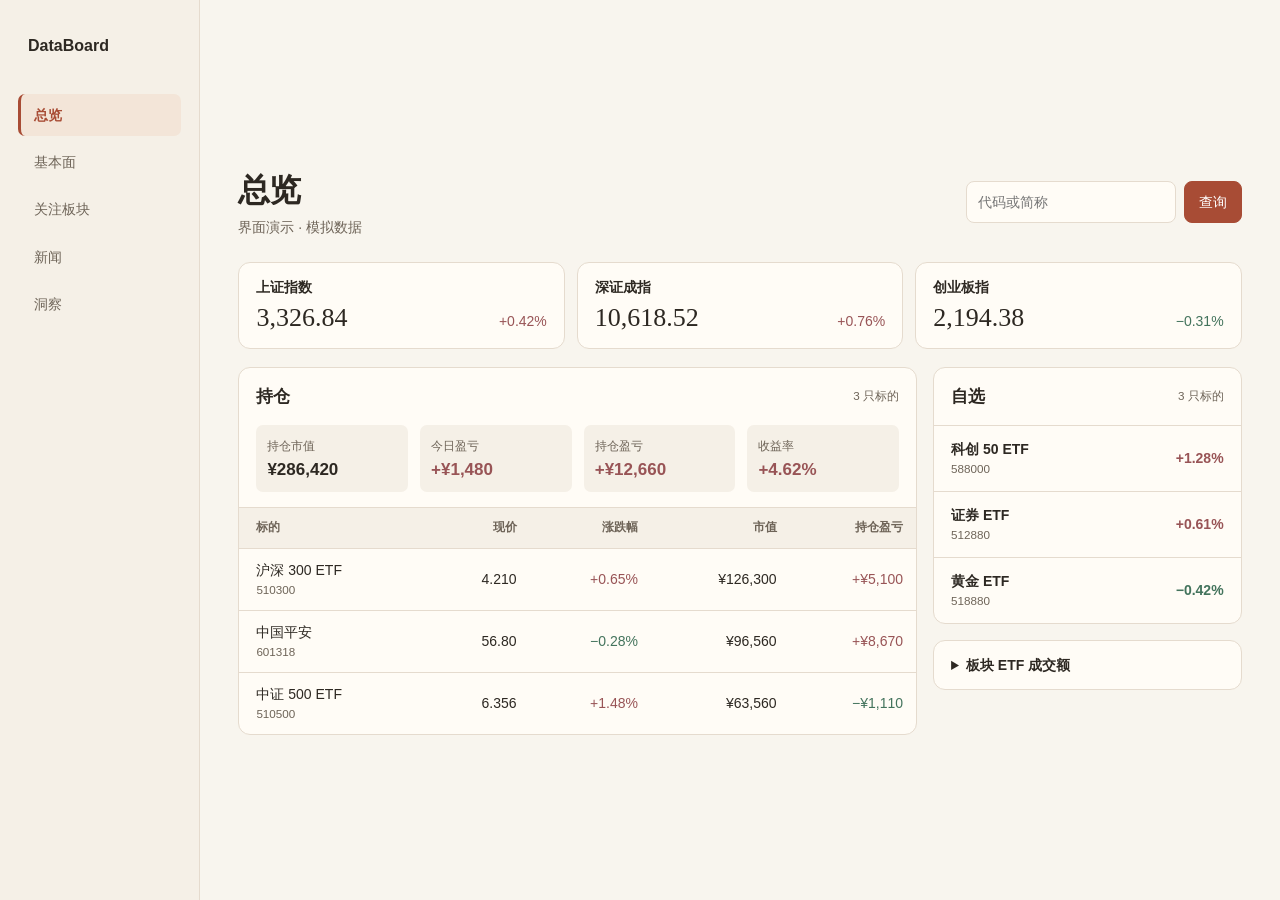
<file: ui-demo.html>
<!doctype html>
<html lang="zh-CN">
<head>
<meta charset="utf-8">
<meta name="viewport" content="width=device-width, initial-scale=1">
<title>DataBoard · 界面演示</title>
<style>
:root{color-scheme:light;--ink:#2d2822;--muted:#6e6458;--line:#e5dbce;--accent:#a84c35;--accent-light:#f3e5d8;--up:#985456;--down:#43735c;--paper:#fffcf6;--bg:#f8f5ee;--sidebar:#f5f0e7}
*{box-sizing:border-box} body{margin:0;background:var(--bg);color:var(--ink);font:14px/1.6 -apple-system,BlinkMacSystemFont,"Segoe UI",Roboto,sans-serif}
button,input{font:inherit} button{cursor:pointer} button:focus-visible,input:focus-visible,summary:focus-visible,.table:focus-visible{outline:2px solid var(--accent);outline-offset:3px}
.shell{display:grid;grid-template-columns:200px minmax(0,1fr);min-height:100vh}
aside{background:var(--sidebar);border-right:1px solid var(--line);padding:33px 18px} .brand{font-size:16px;font-weight:750;margin:0 10px 35px}
nav{display:grid;gap:5px} nav button{border:0;border-left:3px solid transparent;background:transparent;color:var(--muted);text-align:left;padding:10px 13px;border-radius:7px;white-space:nowrap}
nav button:hover{background:#f0e7dc;color:var(--ink)} nav button[aria-current="page"]{border-left-color:var(--accent);background:var(--accent-light);color:var(--accent);font-weight:650}
main{width:100%;max-width:1500px;margin:auto;padding:30px clamp(18px,3vw,48px);align-self:start}
.page-head,.panel-head,.row,.instrument{display:flex;align-items:center;justify-content:space-between;gap:14px}
.page-head{margin-bottom:23px;flex-wrap:wrap} h1,h2,h3,p{margin:0} h1{font-size:32px;letter-spacing:-.04em} h2{font-size:17px} h3{font-size:14px} small,.muted,.page-head p{color:var(--muted)}
form{display:flex;gap:8px;max-width:100%} input{width:210px;min-width:0;padding:9px 11px;border:1px solid var(--line);border-radius:8px;background:var(--paper);color:var(--ink)}
.action{background:var(--accent);color:white;border:1px solid var(--accent);border-radius:8px;padding:8px 14px;white-space:nowrap}
.quiet{background:var(--paper);color:var(--accent);border:1px solid var(--line);border-radius:7px;padding:5px 10px}
.quiet[aria-pressed="true"]{background:var(--accent-light);border-color:var(--accent)}
.market,.metrics{display:grid;grid-template-columns:repeat(3,minmax(0,1fr));gap:12px}.market{margin-bottom:18px}
.panel,.market article{background:var(--paper);border:1px solid var(--line);border-radius:12px}
.market article{padding:13px 17px}.instrument{align-items:baseline;margin-top:4px;flex-wrap:wrap;gap:3px 10px}.number{font:500 26px/1.25 Georgia,"Songti SC",serif}
.up{color:var(--up)}.down{color:var(--down)}.number,.up,.down,td{font-variant-numeric:tabular-nums}
.workbench{display:grid;grid-template-columns:minmax(0,2.2fr) minmax(245px,1fr);gap:16px;align-items:start}.stack{display:grid;gap:16px}
.panel-head{padding:15px 17px}.metrics{padding:0 17px 15px;grid-template-columns:repeat(4,minmax(0,1fr))}.metrics>div{background:var(--sidebar);border-radius:7px;padding:9px 11px}.metrics strong{display:block;font-size:17px}
.table{overflow:auto}table{width:100%;border-collapse:collapse;white-space:nowrap}th,td{text-align:right;padding:10px 13px;border-top:1px solid var(--line)}th{background:var(--sidebar);color:var(--muted);font-size:12px}th:first-child,td:first-child{text-align:left;padding-left:17px}td small{display:block}
.row{padding:12px 17px;border-top:1px solid var(--line)}.row small{display:block}.row p{margin-top:3px}details.panel{padding:13px 17px}summary{cursor:pointer;font-weight:650}details .row{padding-inline:0;margin-top:8px}.notice{padding:10px 14px;margin-bottom:14px;background:var(--accent-light);border-radius:8px}
.detail-head{margin:20px 0 10px}.detail-grid{display:grid;grid-template-columns:repeat(2,minmax(0,1fr));gap:12px}.detail-note{padding:0 17px 14px;color:var(--muted)}
@media(max-width:1130px){.workbench{grid-template-columns:1fr}.workbench>.stack{grid-template-columns:repeat(2,minmax(0,1fr))}}
@media(max-width:760px){.shell{grid-template-columns:1fr}aside{padding:13px 16px;border-right:0;border-bottom:1px solid var(--line)}.brand{margin:0 0 9px}nav{display:flex;overflow:auto}nav button{padding:7px 10px}main{padding-top:18px}.workbench>.stack,.detail-grid{grid-template-columns:1fr}}
@media(max-width:480px){.market{gap:6px}.market article{padding:8px}.number{font-size:17px}.metrics{grid-template-columns:repeat(2,minmax(0,1fr))}}
</style>
</head>
<body>
<div class="shell">
<aside>
  <p class="brand">DataBoard</p>
  <nav aria-label="模块导航">
    <button data-page="overview" aria-current="page">总览</button>
    <button data-page="fundamentals">基本面</button>
    <button data-page="sectors">关注板块</button>
    <button data-page="news">新闻</button>
    <button data-page="insights">洞察</button>
  </nav>
</aside>
<main>
  <header class="page-head">
    <div><h1 id="title" tabindex="-1">总览</h1><p>界面演示 · 模拟数据</p></div>
    <form id="lookup"><input id="query" type="search" placeholder="代码或简称" aria-label="证券代码或简称" required><button class="action">查询</button></form>
  </header>
  <div id="result" role="status" class="notice" hidden></div>
  <section data-view="overview" aria-label="总览">
    <section class="market" aria-label="大盘指数">
      <article><h3>上证指数</h3><div class="instrument"><strong class="number">3,326.84</strong><span class="up">+0.42%</span></div></article>
      <article><h3>深证成指</h3><div class="instrument"><strong class="number">10,618.52</strong><span class="up">+0.76%</span></div></article>
      <article><h3>创业板指</h3><div class="instrument"><strong class="number">2,194.38</strong><span class="down">−0.31%</span></div></article>
    </section>
    <div class="workbench">
      <section class="panel">
        <header class="panel-head"><h2>持仓</h2><small>3 只标的</small></header>
        <div class="metrics">
          <div><small>持仓市值</small><strong>¥286,420</strong></div>
          <div><small>今日盈亏</small><strong class="up">+¥1,480</strong></div>
          <div><small>持仓盈亏</small><strong class="up">+¥12,660</strong></div>
          <div><small>收益率</small><strong class="up">+4.62%</strong></div>
        </div>
        <div class="table" tabindex="0" role="region" aria-label="持仓明细">
          <table aria-label="持仓明细">
            <thead><tr><th scope="col">标的</th><th scope="col">现价</th><th scope="col">涨跌幅</th><th scope="col">市值</th><th scope="col">持仓盈亏</th></tr></thead>
            <tbody>
              <tr><td>沪深 300 ETF<small>510300</small></td><td>4.210</td><td class="up">+0.65%</td><td>¥126,300</td><td class="up">+¥5,100</td></tr>
              <tr><td>中国平安<small>601318</small></td><td>56.80</td><td class="down">−0.28%</td><td>¥96,560</td><td class="up">+¥8,670</td></tr>
              <tr><td>中证 500 ETF<small>510500</small></td><td>6.356</td><td class="up">+1.48%</td><td>¥63,560</td><td class="down">−¥1,110</td></tr>
            </tbody>
          </table>
        </div>
      </section>
      <div class="stack">
        <section class="panel">
          <header class="panel-head"><h2>自选</h2><small>3 只标的</small></header>
          <div class="row"><div><h3>科创 50 ETF</h3><small>588000</small></div><strong class="up">+1.28%</strong></div>
          <div class="row"><div><h3>证券 ETF</h3><small>512880</small></div><strong class="up">+0.61%</strong></div>
          <div class="row"><div><h3>黄金 ETF</h3><small>518880</small></div><strong class="down">−0.42%</strong></div>
        </section>
        <details class="panel"><summary>板块 ETF 成交额</summary><div class="row"><span>半导体 ETF</span><strong>¥28.6 亿</strong></div><div class="row"><span>证券 ETF</span><strong>¥16.2 亿</strong></div></details>
      </div>
    </div>
  </section>
  <section data-view="fundamentals" hidden aria-label="基本面">
    <div class="panel">
      <header class="panel-head"><h2>持仓基本面</h2><small>示例标的</small></header>
      <div class="row"><div><h3>中国平安</h3><small>601318</small></div><button class="quiet" data-lookup="601318" aria-label="查看中国平安明细" aria-controls="fundamental-detail" aria-pressed="false">查看明细</button></div>
      <div class="row"><div><h3>沪深 300 ETF</h3><small>510300</small></div><button class="quiet" data-lookup="510300" aria-label="查看沪深 300 ETF 明细" aria-controls="fundamental-detail" aria-pressed="false">查看明细</button></div>
    </div>
    <section id="fundamental-detail" aria-labelledby="detail-title">
      <header class="detail-head"><h2 id="detail-title" tabindex="-1"></h2><p class="muted" id="detail-period"></p></header>
      <div id="detail-content" class="detail-grid"></div>
    </section>
  </section>
  <section data-view="sectors" hidden aria-label="关注板块">
    <div class="panel"><header class="panel-head"><h2>板块表现</h2><small>按成交额排序</small></header>
      <div class="row"><div><h3>半导体 ETF</h3><small>成交额 ¥28.6 亿</small></div><strong class="up">+1.64%</strong></div>
      <div class="row"><div><h3>证券 ETF</h3><small>成交额 ¥16.2 亿</small></div><strong class="up">+0.61%</strong></div>
    </div>
  </section>
  <section data-view="news" hidden aria-label="新闻">
    <div class="panel"><header class="panel-head"><h2>市场资讯</h2><small>示例条目</small></header>
      <div class="row"><div><h3>宽基指数午后走强</h3><p class="muted">沪深 300 ETF · 14:35</p></div></div>
      <div class="row"><div><h3>保险板块披露月度保费数据</h3><p class="muted">中国平安 · 10:20</p></div></div>
    </div>
  </section>
  <section data-view="insights" hidden aria-label="洞察">
    <div class="workbench">
      <div class="panel"><header class="panel-head"><h2>统一预警</h2><small>1 条</small></header><div class="row"><div><h3>接近自选价格阈值</h3><small>科创 50 ETF · 14:42</small></div></div></div>
      <div class="panel"><header class="panel-head"><h2>事件日历</h2></header><div class="row"><div><h3>月度经济数据发布</h3><small>12 月 10 日 · 宏观</small></div></div></div>
    </div>
  </section>
</main>
</div>
<script>
const title = document.querySelector('#title');
const result = document.querySelector('#result');
const query = document.querySelector('#query');
const detailTitle = document.querySelector('#detail-title');
const detailPeriod = document.querySelector('#detail-period');
const detailContent = document.querySelector('#detail-content');
const detailButtons = document.querySelectorAll('[data-lookup]');
const samples = [
  {
    code: '601318', name: '中国平安', summary: '现价 ¥56.80 · 市盈率 8.6 倍', period: '三季报示例 · 金额单位为亿元',
    panels: [
      ['财报与同比', ['指标', '本期', '同比'], [['营业收入', '8,320', '+7.1%'], ['归母净利润', '1,080', '+9.4%']]],
      ['近四季走势', ['季度', '归母净利润'], [['上年四季度', '290'], ['一季度', '310'], ['二季度', '340'], ['三季度', '430']]],
      ['主营业务', ['分部', '收入'], [['寿险及健康险', '4,360'], ['财产保险', '2,510']]],
      ['盈利质量', ['指标', '本期'], [['经营活动现金流净额', '1,260']]],
      ['估值与同行', ['标的', '市盈率', '市净率'], [['中国平安', '8.6 倍', '1.04 倍'], ['同行中位数', '10.2 倍', '1.18 倍']]],
      ['下期财报看什么', [], [], '关注新业务价值增速与投资收益变化。'],
      ['近期相关公告', ['公告', '披露时间'], [['三季度报告', '10 月']]]
    ]
  },
  {
    code: '510300', name: '沪深 300 ETF', summary: '现价 ¥4.210 · 跟踪沪深 300 指数', period: '基金季报示例',
    panels: [
      ['基金与跟踪标的', ['指标', '数值'], [['跟踪指数', '沪深 300 指数'], ['基金规模', '1,650 亿元']]],
      ['披露持仓', ['标的', '占基金净值'], [['贵州茅台', '4.1%'], ['宁德时代', '3.5%'], ['中国平安', '2.8%']]],
      ['跟踪指数估值', ['指标', '数值'], [['市盈率', '12.7 倍'], ['市净率', '1.35 倍']]]
    ]
  }
];

function showDetail(sample, focus = true) {
  detailTitle.textContent = `${sample.name}（${sample.code}）`;
  detailPeriod.textContent = sample.period;
  // These headings and values come from the static samples above.
  detailContent.innerHTML = sample.panels.map(([heading, columns, rows, note]) => {
    const body = note ? `<p class="detail-note">${note}</p>` : `
      <div class="table" tabindex="0" role="region" aria-label="${heading}">
        <table aria-label="${heading}">
          <thead><tr>${columns.map(column => `<th scope="col">${column}</th>`).join('')}</tr></thead>
          <tbody>${rows.map(row => `<tr>${row.map(value => `<td>${value}</td>`).join('')}</tr>`).join('')}</tbody>
        </table>
      </div>`;
    return `<section class="panel"><header class="panel-head"><h3>${heading}</h3></header>${body}</section>`;
  }).join('');
  detailButtons.forEach(button => {
    button.setAttribute('aria-pressed', String(button.dataset.lookup === sample.code));
  });
  if (focus) detailTitle.focus();
}

function showSample(value) {
  const keyword = value.trim().toLowerCase();
  const match = keyword && samples.find(item =>
    item.code === keyword || item.name.toLowerCase().includes(keyword)
  );
  if (match && document.querySelector('[aria-current="page"]').dataset.page === 'fundamentals') {
    result.hidden = true;
    showDetail(match);
    return;
  }
  result.textContent = match
    ? `${match.name}（${match.code}） · ${match.summary}`
    : '可以查询这两个示例标的：601318、510300。';
  result.hidden = false;
}

document.querySelectorAll('[data-page]').forEach(button => {
  button.addEventListener('click', () => {
    document.querySelector('[aria-current="page"]').removeAttribute('aria-current');
    button.setAttribute('aria-current', 'page');
    document.querySelectorAll('[data-view]').forEach(view => {
      view.hidden = view.dataset.view !== button.dataset.page;
    });
    title.textContent = button.textContent;
    result.hidden = true;
    title.focus();
  });
});

document.querySelector('#lookup').addEventListener('submit', event => {
  event.preventDefault();
  showSample(query.value);
});

detailButtons.forEach(button => {
  button.addEventListener('click', () => {
    result.hidden = true;
    showDetail(samples.find(sample => sample.code === button.dataset.lookup));
  });
});
showDetail(samples[0], false);
</script>
</body>
</html>
</file>
